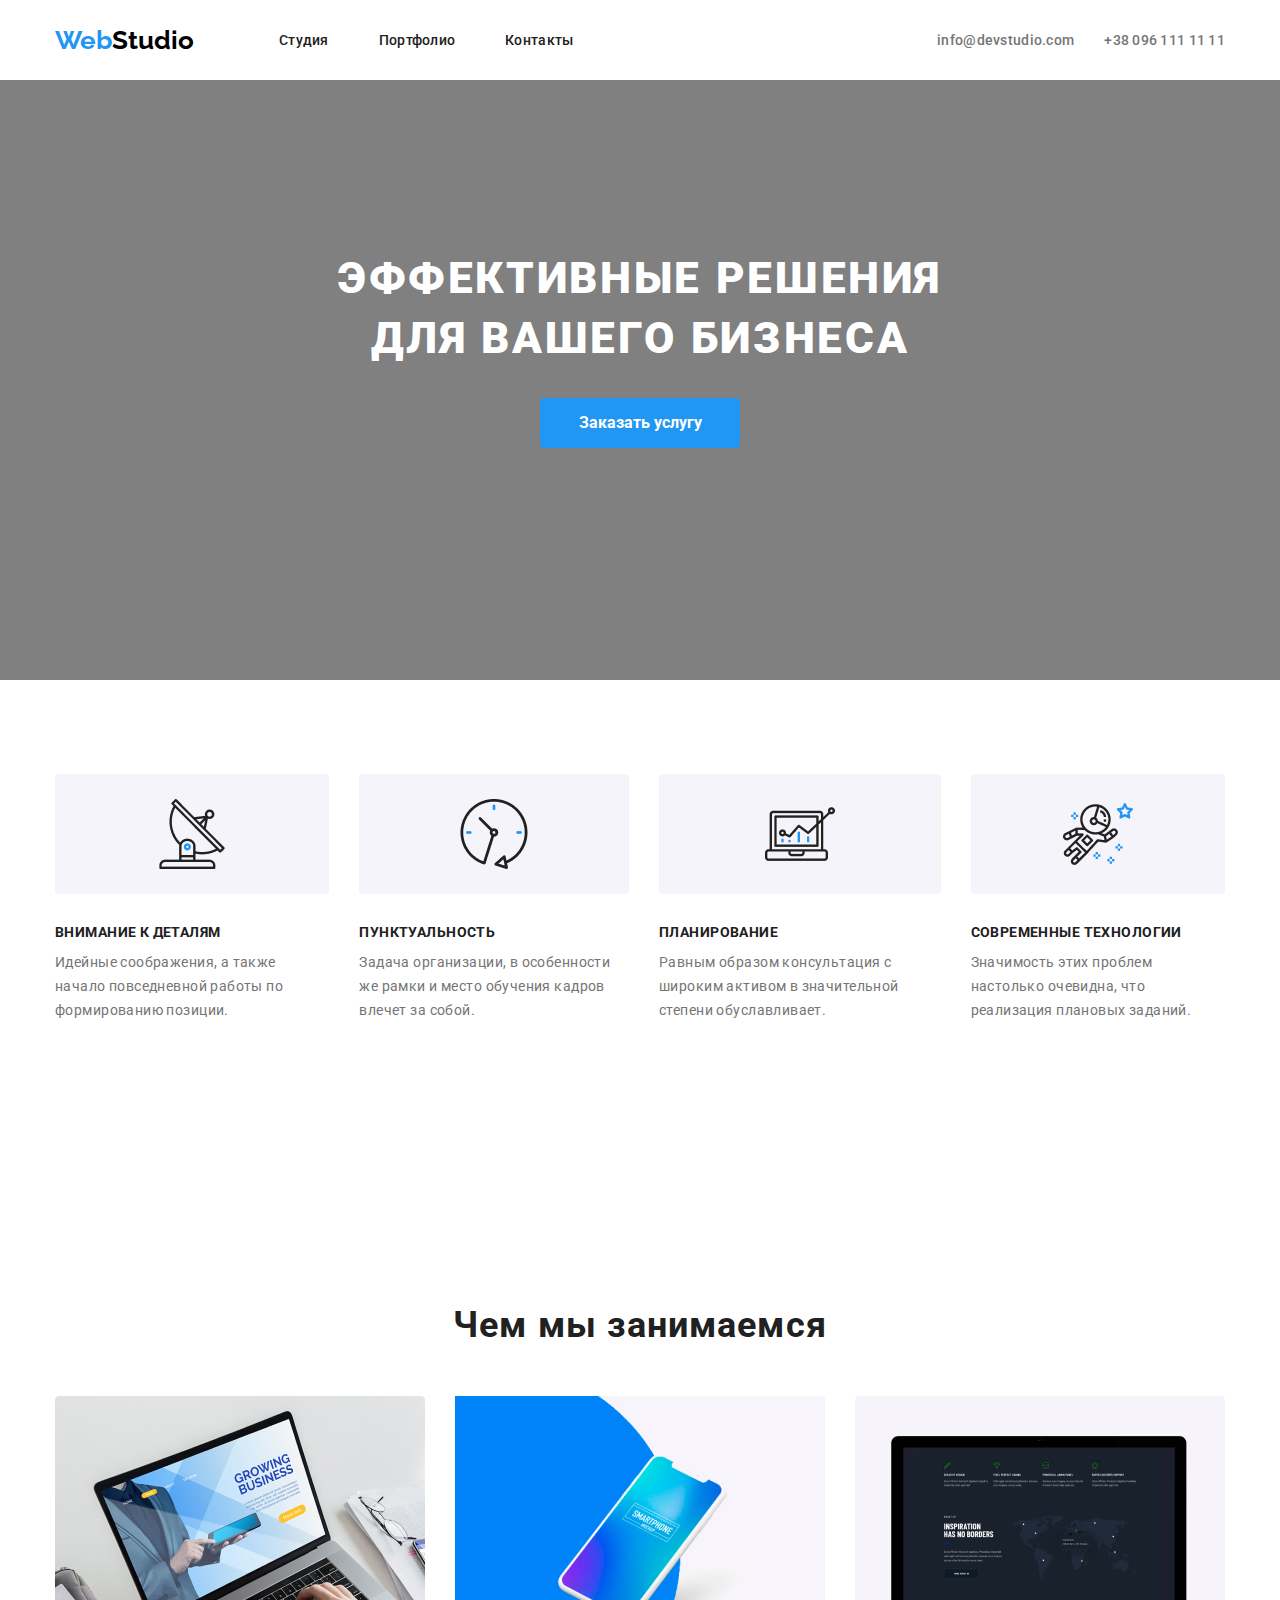
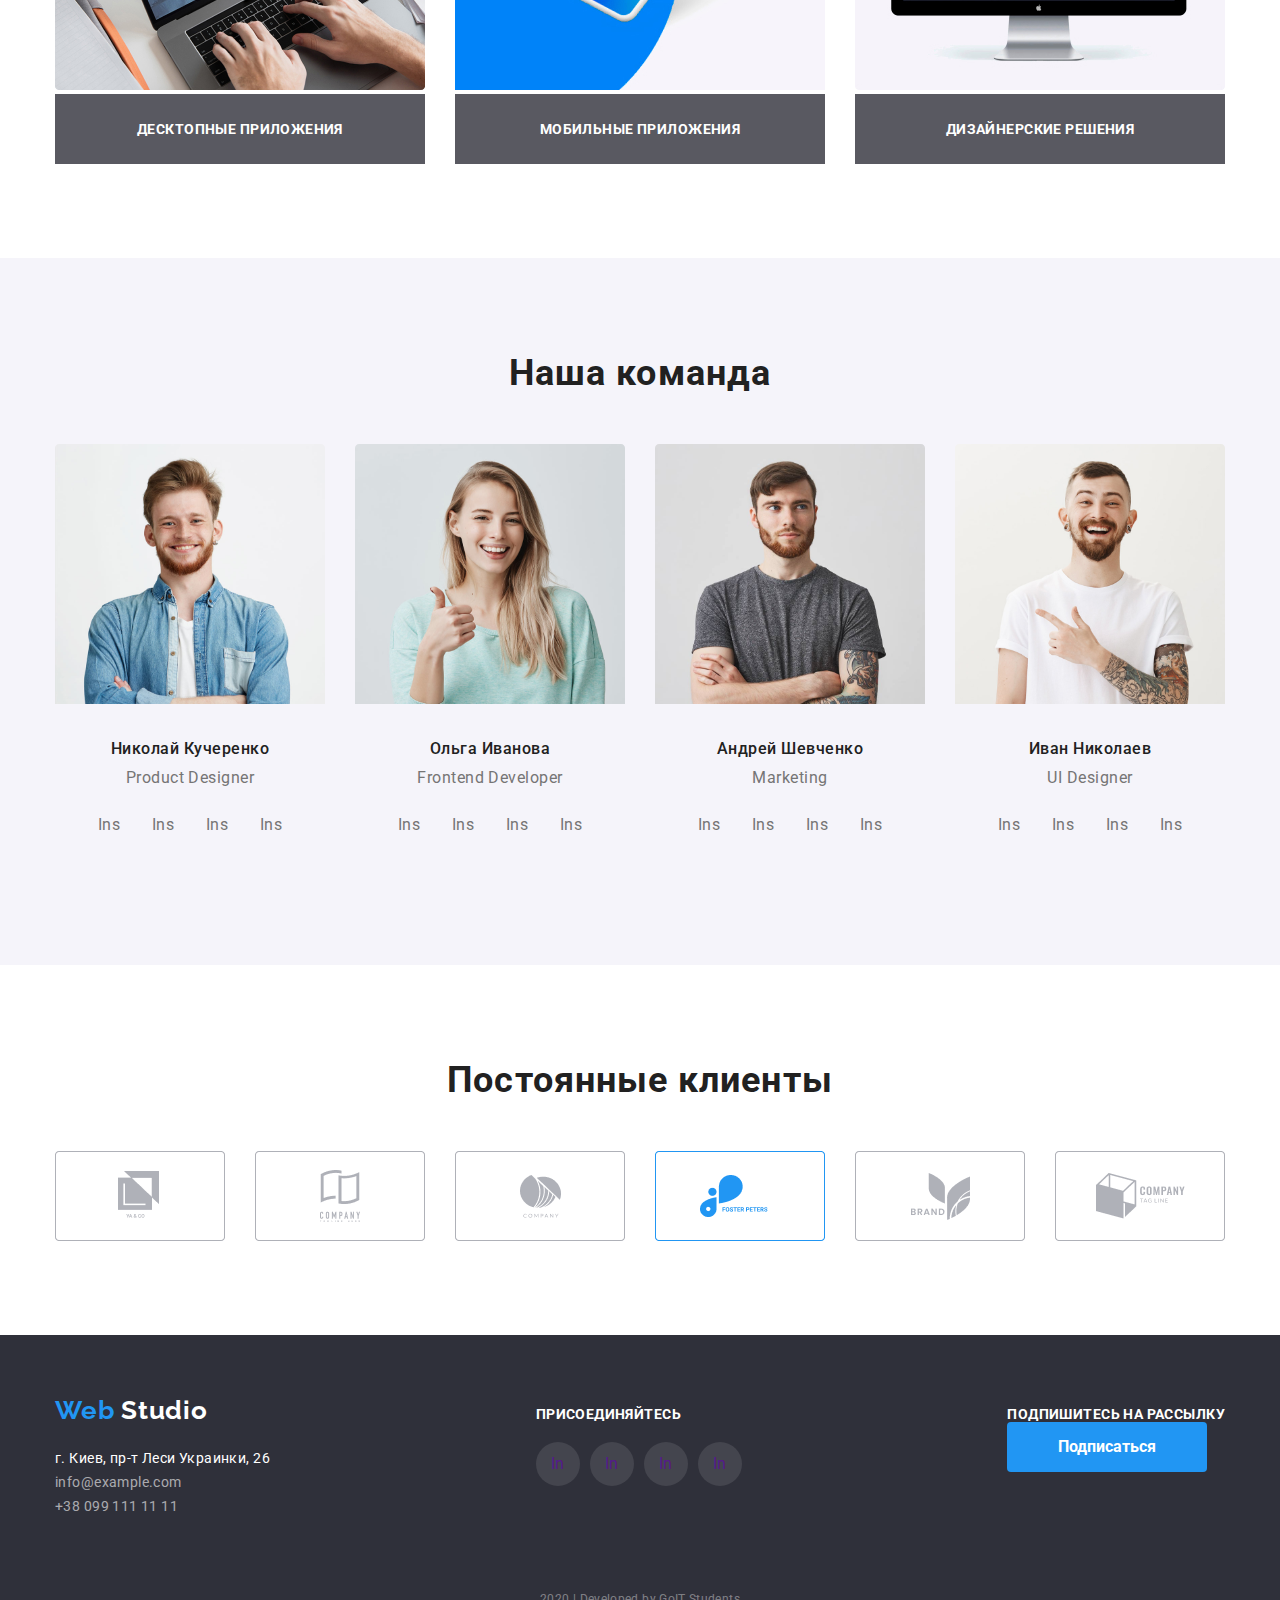
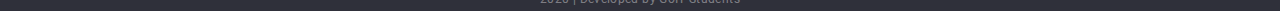
<file: index.html>
<!DOCTYPE html>
<html lang="ru">
  <head>
    <meta charset="UTF-8" />
    <meta name="viewport" content="width=device-width, initial-scale=1.0" />
    <link rel="stylesheet" href="./CSS/normalize.css" />
    <link rel="stylesheet" href="./CSS/style.css" />
    <link
      href="https://fonts.googleapis.com/css2?family=Raleway:ital,wght@0,700;1,400&family=Roboto:wght@400;500;700&display=swap"
      rel="stylesheet"
    />
    <title>Веб Студия</title>
  </head>
  <body>
    <!-- Шапка сайта -->
    <header>
      <div class="nav-menu-flex-main">
        <nav class="nav-menu">
          <p class="logo"><span class="logo-web">Web</span> Studio</p>
          <ul class="nav-menu-flex">
            <li class="nav-menu-item">
              <a class="nav-menu-link nav-menu-link-height" href="./index.html"
                >Студия</a
              >
            </li>
            <li class="nav-menu-item">
              <a class="nav-menu-link-height" href="./portfolio.html"
                >Портфолио</a
              >
            </li>
            <li class="nav-menu-item">
              <a class="nav-menu-link-height" href="">Контакты</a>
            </li>
          </ul>
        </nav>

        <address class="adress-link">
          <ul class="nav-menu-adress">
            <li class="nav-menu-adress-item">
              <a
                class="nav-menu-link nav-menu-link-height"
                href="mailto:info@devstudio.com"
                >info@devstudio.com</a
              >
            </li>
            <li class="nav-menu-adress-item">
              <a class="nav-menu-link-height" href="tel:+380961111111"
                >+38 096 111 11 11</a
              >
            </li>
          </ul>
        </address>
      </div>
    </header>

    <!-- Блок героя -->
    <section class="hero-section">
      <div class="conteiner-hero-section">
        <h1 class="hero-tittle">
          эффективные решения <br />
          для вашего бизнеса
        </h1>
        <a class="hero-button" href="">Заказать услугу</a>
      </div>
    </section>

    <!-- наши компетенции -->
    <section>
      <div class="conteiner-future-section">
        <!-- <h2>наши компетенции</h2> -->
        <ul class="list-item-feature list-item-future-flex">
          <li class="list-item-future-block">
            <div class="future-image-border">
              <img
                class="future-image-item"
                src="./images/antenna_1.png"
                alt="антенна"
              />
            </div>

            <h3>Внимание к деталям</h3>
            <p class="text-title">
              Идейные соображения, а также начало повседневной работы по
              формированию позиции.
            </p>
          </li>
          <li class="list-item-future-block">
            <div class="future-image-border">
              <img
                class="future-image-item"
                src="./images/clock_1.png"
                alt="часы"
              />
            </div>

            <h3>Пунктуальность</h3>
            <p>
              Задача организации, в особенности же рамки и место обучения кадров
              влечет за собой.
            </p>
          </li>
          <li class="list-item-future-block">
            <div class="future-image-border">
              <img
                class="future-image-item"
                src="./images/diagram_1.png"
                alt="диаграмма"
              />
            </div>

            <h3>Планирование</h3>
            <p>
              Равным образом консультация с широким активом в значительной
              степени обуславливает.
            </p>
          </li>
          <li class="list-item-future-block">
            <div class="future-image-border">
              <img
                class="future-image-item"
                src="./images/astronaut_1.png"
                alt="астронавт"
              />
            </div>

            <h3>Современные технологии</h3>
            <p>
              Значимость этих проблем настолько очевидна, что реализация
              плановых заданий.
            </p>
          </li>
        </ul>
      </div>
    </section>

    <!-- Чем мы занимаемся -->
    <section>
      <div class="conteiner-competencies">
        <h2 class="section-tittle">Чем мы занимаемся</h2>
        <ul class="section-whatdoing-subtittle">
          <!-- наверно лучше обернуть в div картинку и заголовок и дать им класс -->
          <li class="section-whatdoing-item">
            <img src="./images/desktop_app.jpg" alt="" />
            <h3>Десктопные приложения</h3>
          </li>
          <li class="section-whatdoing-item">
            <img src="./images/teleophone-mobile.jpg" alt="мобильный телефон" />
            <h3>Мобильные приложения</h3>
          </li>
          <li class="section-whatdoing-item">
            <img src="./images/disign_dicision.jpg" alt="" />
            <h3>Дизайнерские решения</h3>
          </li>
        </ul>
      </div>
    </section>

    <!-- Наша команда -->
    <section class="section-ourcomands-colour">
      <div class="conteiner-ourcommands">
        <h2 class="section-tittle">Наша команда</h2>
        <ul class="section-comand-list">
          <li class="section-comand-item">
            <img src="./images/Smith.svg" alt="" />
            <h3>Николай Кучеренко</h3>
            <p>Product Designer</p>
            <ul class="section-comand-social-link-list">
              <li class="section-comand-social-link-item">
                <a href="">
                  <div class="ourcommand-social-link-button">
                    <p>Ins</p>
                  </div>
                </a>
              </li>
              <li class="section-comand-social-link-item">
                <a href="">
                  <div class="ourcommand-social-link-button">
                    <p>Ins</p>
                  </div>
                </a>
              </li>
              <li class="section-comand-social-link-item">
                <a href="">
                  <div class="ourcommand-social-link-button">
                    <p>Ins</p>
                  </div>
                </a>
              </li>
              <li class="section-comand-social-link-item">
                <a href="">
                  <div class="ourcommand-social-link-button">
                    <p>Ins</p>
                  </div>
                </a>
              </li>
            </ul>
          </li>
          <li class="section-comand-item">
            <img src="./images/Marta.svg" alt="" />
            <h3>Ольга Иванова</h3>
            <p>Frontend Developer</p>
            <ul class="section-comand-social-link-list">
              <li class="section-comand-social-link-item">
                <a href="">
                  <div class="ourcommand-social-link-button">
                    <p>Ins</p>
                  </div>
                </a>
              </li>
              <li class="section-comand-social-link-item">
                <a href="">
                  <div class="ourcommand-social-link-button">
                    <p>Ins</p>
                  </div>
                </a>
              </li>
              <li class="section-comand-social-link-item">
                <a href="">
                  <div class="ourcommand-social-link-button">
                    <p>Ins</p>
                  </div>
                </a>
              </li>
              <li class="section-comand-social-link-item">
                <a href="">
                  <div class="ourcommand-social-link-button">
                    <p>Ins</p>
                  </div>
                </a>
              </li>
            </ul>
          </li>
          <li class="section-comand-item">
            <img src="./images/Robert.svg" alt="" />
            <h3>Андрей Шевченко</h3>
            <p>Marketing</p>
            <ul class="section-comand-social-link-list">
              <li class="section-comand-social-link-item">
                <a href="">
                  <div class="ourcommand-social-link-button">
                    <p>Ins</p>
                  </div>
                </a>
              </li>
              <li class="section-comand-social-link-item">
                <a href="">
                  <div class="ourcommand-social-link-button">
                    <p>Ins</p>
                  </div>
                </a>
              </li>
              <li class="section-comand-social-link-item">
                <a href="">
                  <div class="ourcommand-social-link-button">
                    <p>Ins</p>
                  </div>
                </a>
              </li>
              <li class="section-comand-social-link-item">
                <a href="">
                  <div class="ourcommand-social-link-button">
                    <p>Ins</p>
                  </div>
                </a>
              </li>
            </ul>
          </li>
          <li class="section-comand-item">
            <img src="./images/Martin.svg" alt="" />
            <h3>Иван Николаев</h3>
            <p>UI Designer</p>
            <ul class="section-comand-social-link-list">
              <li class="section-comand-social-link-item">
                <a href="">
                  <div class="ourcommand-social-link-button">
                    <p>Ins</p>
                  </div>
                </a>
              </li>
              <li class="section-comand-social-link-item">
                <a href="">
                  <div class="ourcommand-social-link-button">
                    <p>Ins</p>
                  </div>
                </a>
              </li>
              <li class="section-comand-social-link-item">
                <a href="">
                  <div class="ourcommand-social-link-button">
                    <p>Ins</p>
                  </div>
                </a>
              </li>
              <li class="section-comand-social-link-item">
                <a href="">
                  <div class="ourcommand-social-link-button">
                    <p>Ins</p>
                  </div>
                </a>
              </li>
            </ul>
          </li>
        </ul>
      </div>
    </section>

    <!-- Постоянные клиенты -->
    <section>
      <div class="conteiner-ourclient">
        <h2 class="section-tittle">Постоянные клиенты</h2>
        <ul class="ourlient-list">
          <li class="ourclients-flex-item">
            <img
              class="ourclients-flex-item-img"
              src="./images/our_clients/Client1.png"
              alt="logo1"
            />
          </li>
          <li class="ourclients-flex-item">
            <img
              class="ourclients-flex-item-img"
              src="./images/our_clients/Client2.png"
              alt="logo2"
            />
          </li>
          <li class="ourclients-flex-item">
            <img
              class="ourclients-flex-item-img"
              src="./images/our_clients/Client3.png"
              alt="logo3"
            />
          </li>
          <li class="ourclients-flex-item">
            <img
              class="ourclients-flex-item-img"
              src="./images/our_clients/Client4.png"
              alt="logo4"
            />
          </li>
          <li class="ourclients-flex-item">
            <img
              class="ourclients-flex-item-img"
              src="./images/our_clients/Client5.png"
              alt="logo5"
            />
          </li>
          <li class="ourclients-flex-item">
            <img
              class="ourclients-flex-item-img"
              src="./images/our_clients/Client6.png"
              alt="logo6"
            />
          </li>
        </ul>
      </div>
    </section>

    <!-- Footer -->
    <footer>
      <div class="conteiner-footer">
        <div class="footer-logo-adress">
          <p class="logo-footer"><span class="logo-web">Web</span> Studio</p>

          <address class="footer-adress">
            <ul>
              <li>
                <p>г. Киев, пр-т Леси Украинки, 26</p>
              </li>
              <li>
                <a class="link-footer" href="mailto:info@example.com"
                  >info@example.com</a
                >
              </li>
              <li>
                <a class="link-footer" href="tel:+380991111111"
                  >+38 099 111 11 11</a
                >
              </li>
            </ul>
          </address>
        </div>
        <div>
          <p class="footer-tittle">присоединяйтесь</p>
          <ul class="footer-social-link">
            <li class="footer-social-link-item">
              <a href="">
                <div class="social-link-button">
                  <p>In</p>
                </div>
              </a>
            </li>
            <li class="footer-social-link-item">
              <a href="">
                <div class="social-link-button">
                  <p>In</p>
                </div>
              </a>
            </li>
            <li class="footer-social-link-item">
              <a href="">
                <div class="social-link-button">
                  <p>In</p>
                </div>
              </a>
            </li>
            <li class="footer-social-link-item">
              <a href="">
                <div class="social-link-button">
                  <p>In</p>
                </div>
              </a>
            </li>
          </ul>
        </div>

        <div>
          <p class="footer-tittle">Подпишитесь на рассылку</p>
          <form action=""></form>
          <button class="footer-button-subscribe">Подписаться</button>
        </div>

        <!-- <div class="footer-link-group">
          <div>
            <p class="footer-tittle">присоединяйтесь</p>
            <ul class="footer-social-link">
              <li><a href="">In</a></li>
              <li><a href="">Tw</a></li>
              <li><a href="">F</a></li>
              <li><a href="">LIn</a></li>
            </ul>
          </div> -->

        <!-- Поле форма убрал пока не делаем -->
        <!-- <div>
            <p class="footer-tittle">Подпишитесь на рассылку</p>
            <form action=""></form>
            <button>Подписаться</button>
          </div> -->
        <!-- </div> -->
      </div>
      <div>
        <p class="footer-copyright">2020 | Developed by GoIT Students</p>
      </div>
    </footer>
  </body>
</html>
</file>
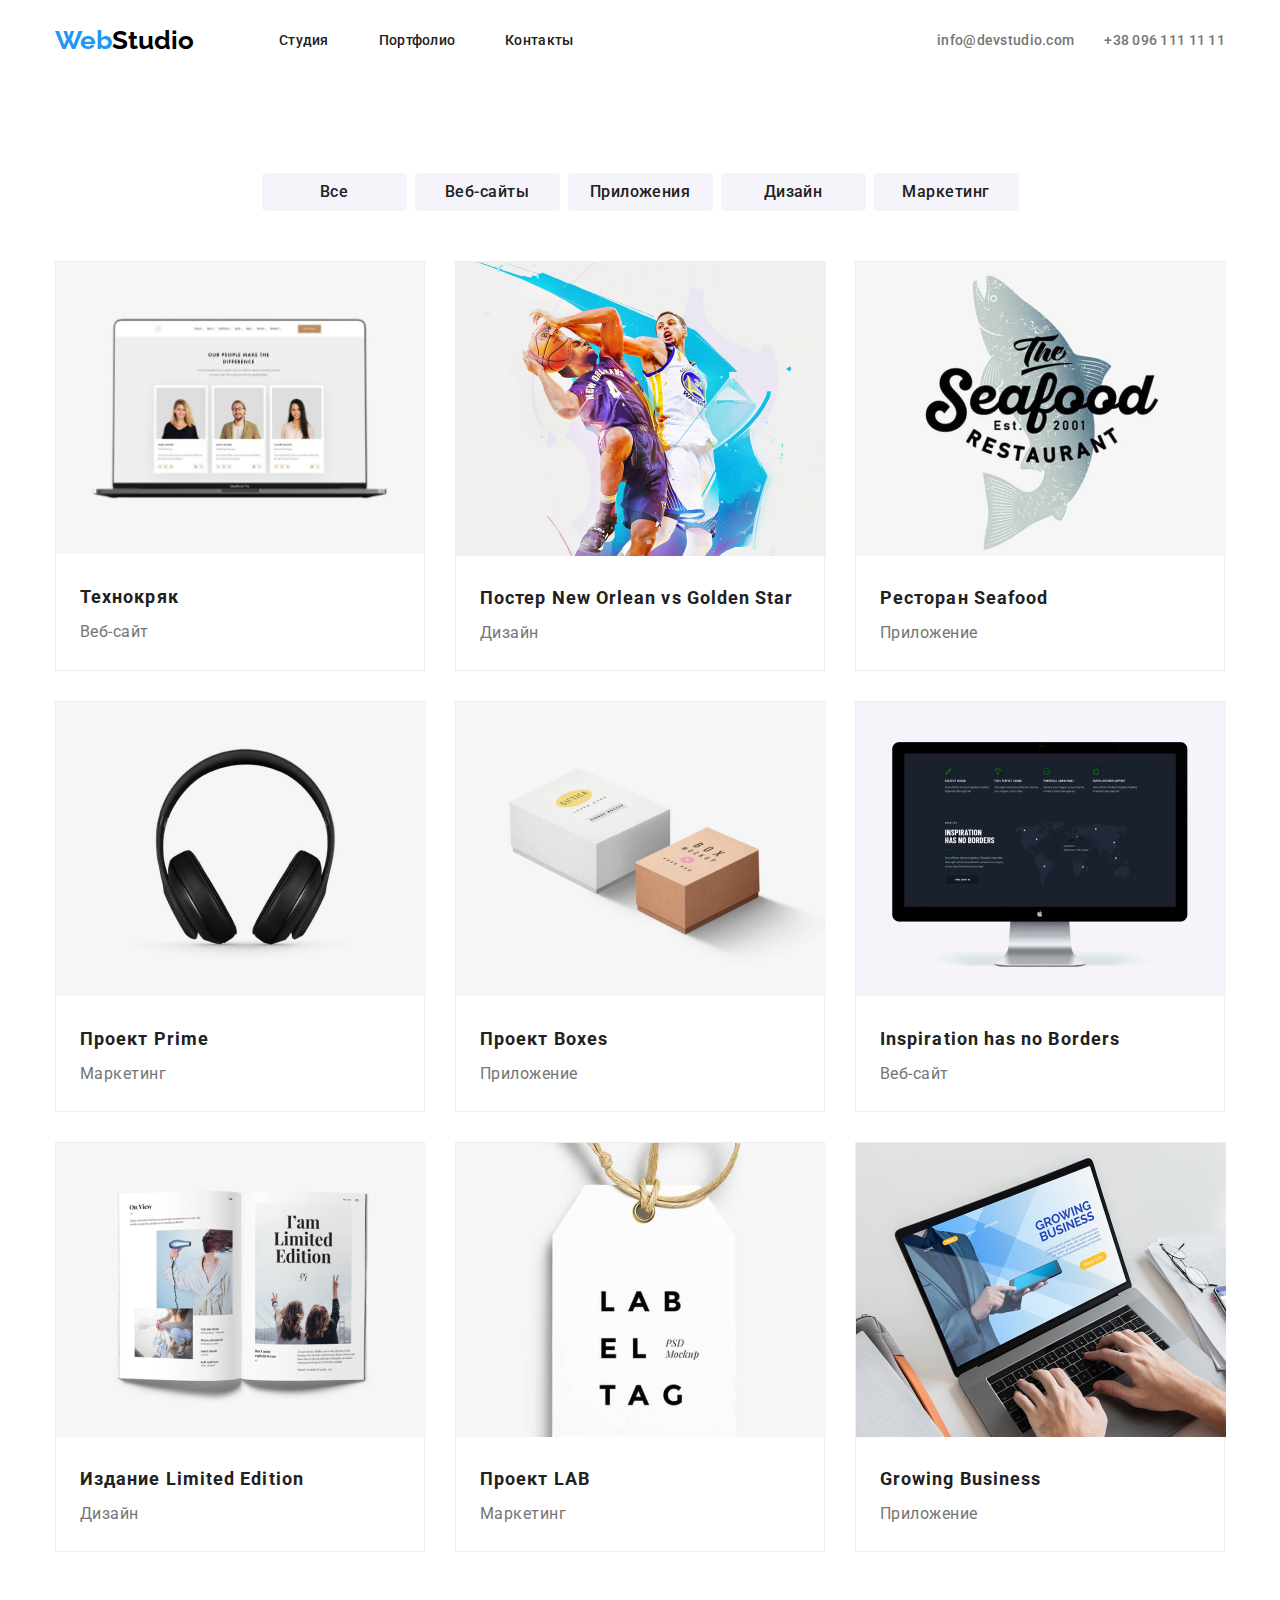
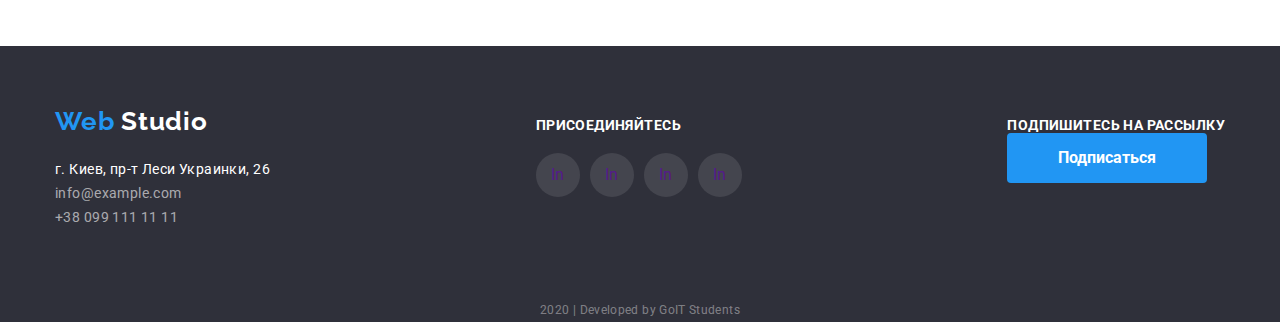
<file: portfolio.html>
<!DOCTYPE html>
<html lang="ru">
  <head>
    <meta charset="UTF-8" />
    <meta name="viewport" content="width=device-width, initial-scale=1.0" />
    <link
      href="https://fonts.googleapis.com/css2?family=Raleway:ital,wght@0,700;1,400&family=Roboto:wght@400;500;700&display=swap"
      rel="stylesheet"
    />
    <link rel="stylesheet" href="./CSS/normalize.css" />
    <link rel="stylesheet" href="./CSS/style.css" />

    <title>Веб Студия</title>
  </head>

  <body>
    <!-- Шапка сайта -->
    <header>
      <div class="nav-menu-flex-main">
        <nav class="nav-menu">
          <p class="logo"><span class="logo-web">Web</span> Studio</p>
          <ul class="nav-menu-flex">
            <li class="nav-menu-item">
              <a class="nav-menu-link nav-menu-link-height" href="./index.html"
                >Студия</a
              >
            </li>
            <li class="nav-menu-item">
              <a class="nav-menu-link-height" href="./portfolio.html"
                >Портфолио</a
              >
            </li>
            <li class="nav-menu-item">
              <a class="nav-menu-link-height" href="">Контакты</a>
            </li>
          </ul>
        </nav>

        <address class="adress-link">
          <ul class="nav-menu-adress">
            <li class="nav-menu-adress-item">
              <a
                class="nav-menu-link nav-menu-link-height"
                href="mailto:info@devstudio.com"
                >info@devstudio.com</a
              >
            </li>
            <li class="nav-menu-adress-item">
              <a class="nav-menu-link-height" href="tel:+380961111111"
                >+38 096 111 11 11</a
              >
            </li>
          </ul>
        </address>
      </div>
    </header>

    <!-- основной блок портфолио -->
    <main>
      <div class="portfolio-conteiner">
        <nav class="main-nav-item">
          <ul class="portfolio-nav-list">
            <li class="portfolio-nav-item">
              <button class="button-background">Все</button>
            </li>
            <li class="portfolio-nav-item">
              <button class="button-background">Веб-сайты</button>
            </li>
            <li class="portfolio-nav-item">
              <button class="button-background">Приложения</button>
            </li>
            <li class="portfolio-nav-item">
              <button class="button-background">Дизайн</button>
            </li>
            <li class="portfolio-nav-item">
              <button class="button-background">Маркетинг</button>
            </li>
          </ul>
        </nav>

        <!-- блок с примерами работ -->
        <section>
          <ul class="portfolio-main-tittle portfolio-list">
            <li class="portfolio-item">
              <a href=""
                ><img
                  class="size-image-portfolio-item"
                  src="./images/porfolio/technokryak.jpg"
                  alt="экран ноубука с людьми"
                />
                <div class="portfolio-item-text">
                  <h2>Технокряк</h2>
                  <p>Веб-сайт</p>
                </div>
              </a>
            </li>
            <li class="portfolio-item">
              <a href="">
                <img
                  src="./images/porfolio/neworleanGoldenStar.jpg"
                  alt="играют в баскетобол"
                />
                <div class="portfolio-item-text">
                  <h2>Постер New Orlean vs Golden Star</h2>
                  <p>Дизайн</p>
                </div>
              </a>
            </li>
            <li class="portfolio-item">
              <a href="">
                <img
                  src="./images/porfolio/seafood.jpg"
                  alt="рыба и назвнаие ресторана"
                />
                <div class="portfolio-item-text">
                  <h2>Ресторан Seafood</h2>
                  <p>Приложение</p>
                </div>
              </a>
            </li>
            <li class="portfolio-item">
              <a href="">
                <img src="./images/porfolio/prime.jpg" alt="наушники" />
                <div class="portfolio-item-text">
                  <h2>Проект Prime</h2>
                  <p>Маркетинг</p>
                </div>
              </a>
            </li>
            <li class="portfolio-item">
              <a href="">
                <img
                  src="./images/porfolio/boxes.jpg"
                  alt="картонный коробки"
                />
                <div class="portfolio-item-text">
                  <h2>Проект Boxes</h2>
                  <p>Приложение</p>
                </div>
              </a>
            </li>
            <li class="portfolio-item">
              <a href="">
                <img
                  src="./images/porfolio/noborders.jpg"
                  alt="изображение на мониторе"
                />
                <div class="portfolio-item-text">
                  <h2>Inspiration has no Borders</h2>
                  <p>Веб-сайт</p>
                </div>
              </a>
            </li>
            <li class="portfolio-item">
              <a href="">
                <img
                  src="./images/porfolio/limitedEdition.jpg"
                  alt="открытая книга"
                />
                <div class="portfolio-item-text">
                  <h2>Издание Limited Edition</h2>
                  <p>Дизайн</p>
                </div>
              </a>
            </li>
            <li class="portfolio-item">
              <a href="">
                <img
                  src="./images/porfolio/lab.jpg"
                  alt="этикетка на веревке"
                />
                <div class="portfolio-item-text">
                  <h2>Проект LAB</h2>
                  <p>Маркетинг</p>
                </div>
              </a>
            </li>
            <li class="portfolio-item">
              <a href="">
                <img
                  src="./images/porfolio/lab_growing_buisness.jpg"
                  alt="открытый ноутбук"
                />
                <div class="portfolio-item-text">
                  <h2>Growing Business</h2>
                  <p>Приложение</p>
                </div>
              </a>
            </li>
          </ul>
        </section>
      </div>
    </main>
    <!-- Блок примеры работ -->

    <!-- Footer -->
    <footer>
      <div class="conteiner-footer">
        <div class="footer-logo-adress">
          <p class="logo-footer"><span class="logo-web">Web</span> Studio</p>

          <address class="footer-adress">
            <ul>
              <li>
                <p>г. Киев, пр-т Леси Украинки, 26</p>
              </li>
              <li>
                <a class="link-footer" href="mailto:info@example.com"
                  >info@example.com</a
                >
              </li>
              <li>
                <a class="link-footer" href="tel:+380991111111"
                  >+38 099 111 11 11</a
                >
              </li>
            </ul>
          </address>
        </div>
        <div>
          <p class="footer-tittle">присоединяйтесь</p>
          <ul class="footer-social-link">
            <li class="footer-social-link-item">
              <a href="">
                <div class="social-link-button">
                  <p>In</p>
                </div>
              </a>
            </li>
            <li class="footer-social-link-item">
              <a href="">
                <div class="social-link-button">
                  <p>In</p>
                </div>
              </a>
            </li>
            <li class="footer-social-link-item">
              <a href="">
                <div class="social-link-button">
                  <p>In</p>
                </div>
              </a>
            </li>
            <li class="footer-social-link-item">
              <a href="">
                <div class="social-link-button">
                  <p>In</p>
                </div>
              </a>
            </li>
          </ul>
        </div>

        <div>
          <p class="footer-tittle">Подпишитесь на рассылку</p>
          <form action=""></form>
          <button class="footer-button-subscribe">Подписаться</button>
        </div>

        <!-- <div class="footer-link-group">
              <div>
                <p class="footer-tittle">присоединяйтесь</p>
                <ul class="footer-social-link">
                  <li><a href="">In</a></li>
                  <li><a href="">Tw</a></li>
                  <li><a href="">F</a></li>
                  <li><a href="">LIn</a></li>
                </ul>
              </div> -->

        <!-- Поле форма убрал пока не делаем -->
        <!-- <div>
                <p class="footer-tittle">Подпишитесь на рассылку</p>
                <form action=""></form>
                <button>Подписаться</button>
              </div> -->
        <!-- </div> -->
      </div>
      <div>
        <p class="footer-copyright">2020 | Developed by GoIT Students</p>
      </div>
    </footer>
  </body>
</html>
</file>
<file: CSS/style.css>
body {
  font-family: Roboto;
  font-style: normal;
}

html {
  box-sizing: border-box;
}

*,
*::before,
*::after {
  box-sizing: inherit;
}

* {
  margin: 0;
  padding: 0;
  box-sizing: border-box;
}
/* Остальной код */

:root {
  --tittle-color: #212121;
  --text: #757575;
  --text-tittle-background: #ffffff;
  --hover-background: #2196f3;
}

.logo {
  font-family: Raleway;
  font-style: normal;
  font-weight: bold;
  font-size: 26px;
  line-height: 31px;
  /* identical to box height */
  color: #000000;
  display: flex;
  align-items: center;
}

.logo-web {
  color: #2196f3;
}

a {
  text-decoration: none;
}
li {
  list-style-type: none;
}
.nav-menu a {
  font-weight: 500;
  font-size: 14px;
  line-height: 16px;
  letter-spacing: 0.02em;
  color: var(--tittle-color);
}
.nav-menu-flex,
.nav-menu-adress,
.nav-menu-flex-main,
.nav-menu {
  display: flex;
}
.nav-menu-flex li {
  /* outline: 2px solid aqua; */
}
.nav-menu-flex {
  margin-left: 85px;
}

.adress-link {
  margin-left: auto;
}
.nav-menu-item:not(:last-child) {
  margin-right: 50px;
}
.nav-menu-link:hover {
  color: var(--hover-background);
}
.nav-menu-link:focus {
  color: var(--hover-background);
}

.nav-menu-item .nav-menu-link-height,
.nav-menu-adress-item .nav-menu-link-height {
  display: block;
  line-height: 80px;
}

.nav-menu-adress-item:not(:last-child) {
  margin-right: 30px;
}

.nav-menu-flex-main {
  align-items: center;
  width: 1200px;
  padding-left: 15px;
  padding-right: 15px;
  margin-left: auto;
  margin-right: auto;
}

.adress-link a {
  font-style: normal;
  font-weight: 500;
  font-size: 14px;
  line-height: 16px;
  letter-spacing: 0.02em;
  color: var(--text);
}

/* секция героя */
.conteiner-hero-section {
  width: 1200px;
  padding-left: 15px;
  padding-right: 15px;
  margin-left: auto;
  margin-right: auto;
  margin-bottom: 94px;
}
.hero-section {
  display: flex;
  align-items: center;
  background-color: grey;
  height: 600px;
}
.hero-tittle {
  font-family: Roboto;
  font-style: normal;
  font-weight: 900;
  font-size: 44px;
  line-height: 60px;
  /* or 136% */

  text-align: center;
  letter-spacing: 0.06em;
  text-transform: uppercase;
  color: var(--text-tittle-background);
  margin-bottom: 30px;
}
.hero-button {
  display: block;
  padding-top: 10px;
  padding-bottom: 10px;

  font-weight: bold;
  font-size: 16px;
  line-height: 30px;
  /* identical to box height, or 187% */

  /* display: flex; пока не применяем  */
  align-items: center;
  text-align: center;
  /* letter-spacing: 0.06em; */
  color: var(--text-tittle-background);
  width: 200px;
  height: 50px;

  padding-left: 32px;
  padding-right: 32px;
  border-radius: 4px;
  background-color: #2196f3;
  margin-right: auto;
  margin-left: auto;
}

/* секция чем мы занимаемся */
.conteiner-future-section {
  width: 1200px;
  padding-left: 15px;
  padding-right: 15px;
  margin-left: auto;
  margin-right: auto;
  padding-bottom: 94px;
}
.list-item-future-flex {
  display: flex;
  padding-top: 94px;
  padding-bottom: 94px;
}
.list-item-future-block {
  width: calc((100%-30px * 3) / 4);
}
.list-item-future-block:not(:last-child) {
  margin-right: 30px;
}
.future-image-border {
  /* border: 1px solid grey; */
  border-radius: 4px;
  background: #f5f4fa;
  width: 100%;
  height: 120px;
}
.future-image-item {
  display: block;
  margin-left: auto;
  margin-right: auto;
  padding-top: 25px;
}
.list-item-feature h3 {
  font-weight: bold;
  font-size: 14px;
  line-height: 16px;
  letter-spacing: 0.03em;
  text-transform: uppercase;
  color: var(--tittle-color);
  display: block;
  padding-top: 30px;
  padding-bottom: 10px;
}
.list-item-feature p {
  font-weight: 400;
  font-size: 14px;
  line-height: 24px;
  /* or 171% */

  letter-spacing: 0.03em;
  color: var(--text);
}
.section-tittle {
  font-weight: bold;
  font-size: 36px;
  line-height: 42px;
  text-align: center;
  letter-spacing: 0.03em;
  color: var(--tittle-color);
  margin-bottom: 50px;
}

/* секция чем мы занимаемся */
.conteiner-competencies {
  width: 1200px;
  padding-left: 15px;
  padding-right: 15px;
  margin-left: auto;
  margin-right: auto;
  padding-bottom: 94px;
  padding-top: 94px;
}
.section-whatdoing-subtittle h3 {
  font-weight: bold;
  font-size: 14px;
  line-height: 16px;
  text-align: center;
  letter-spacing: 0.03em;
  text-transform: uppercase;
  color: var(--text-tittle-background);
  /* background чтобы было видно текст  */
  /* background-color: antiquewhite; */
}
.section-whatdoing-subtittle {
  display: flex;
}
.section-whatdoing-item {
  width: calc((100%-30px * 2) / 3);
}
.section-whatdoing-item img {
  width: 100%;
}
.section-whatdoing-item h3 {
  display: flex;
  align-items: center;
  justify-content: center;
  height: 70px;
  background: rgba(47, 48, 58, 0.8);
}
.section-whatdoing-item:not(:last-child) {
  margin-right: 30px;
}

/* секция наша команда */
.section-ourcomands-colour {
  background-color: #f5f4fa;
}

.conteiner-ourcommands {
  width: 1200px;
  padding-left: 15px;
  padding-right: 15px;
  margin-left: auto;
  margin-right: auto;
  padding-bottom: 94px;
  padding-top: 94px;
}
.section-comand-list h3 {
  font-weight: 500;
  font-size: 16px;
  line-height: 19px;
  /* identical to box height */

  text-align: center;
  letter-spacing: 0.03em;
  color: var(--tittle-color);
}
.section-comand-list p {
  font-weight: normal;
  font-size: 16px;
  line-height: 19px;
  /* identical to box height */

  text-align: center;
  letter-spacing: 0.03em;
  color: var(--text);
}
.section-comand-list {
  display: flex;
}

.section-comand-item {
  width: calc((100%-30px * 3) / 4);
  /* border: solid blue; */
  border-bottom-left-radius: 4px;
  border-bottom-right-radius: 4px;
}
.section-comand-item img {
  width: 100%;
}
.section-comand-item:not(:last-child) {
  margin-right: 30px;
}
/* .border {
  border: solid aqua;
} */

.section-comand-item h3 {
  display: block;
  padding-top: 30px;
  padding-bottom: 10px;
}
.section-comand-social-link-list {
  display: flex;
  margin-top: 16px;
  margin-bottom: 24px;
  justify-content: center;
}
.section-comand-social-link-item:not(:last-child) {
  margin-right: 10px;
}

.ourcommand-social-link-button {
  display: flex;
  width: 44px;
  height: 44px;
  justify-content: center;

  border-radius: 22px;
  /* background-color: hotpink; */
}
.ourcommand-social-link-button p {
  line-height: 44px;
}

.ourcommand-social-link-button:hover {
  background-color: var(--hover-background);
}

/* постоянный клиенты */
.conteiner-ourclient {
  width: 1200px;
  padding-left: 15px;
  padding-right: 15px;
  margin-left: auto;
  margin-right: auto;
  padding-bottom: 94px;
  padding-top: 94px;
}
.ourlient-list {
  display: flex;
  margin-top: 50px;
}
.ourclients-flex-item {
  width: 170px;
  height: 90px;
}

/* попытка центрирования изображения */
.ourclients-flex-item-img {
  display: flex;
  align-items: center;
  margin-right: auto;
  margin-left: auto;
}
.ourclients-flex-item:not(:last-child) {
  margin-right: 30px;
}
/* footer */
footer {
  background-color: #2f303a;
}
.conteiner-footer {
  display: flex;
  align-items: baseline;
  justify-content: space-between;
  width: 1200px;
  height: 252px;
  padding-left: 15px;
  padding-right: 15px;
  margin-left: auto;
  margin-right: auto;
}

.footer-logo-adress {
  margin-top: 60px;
}

/* .footer-link-group {
  display: flex;
  justify-content: space-between;
  margin-top: 72px;
  margin-left: 69px;
} */

.footer-social-link {
  display: flex;
  margin-top: 20px;
}

.social-link-button {
  display: flex;
  width: 44px;
  height: 44px;
  border-radius: 22px;
  background: rgba(255, 255, 255, 0.1);
  /* text-align: center; */
  justify-content: center;
  line-height: 44px;
}

.social-link-button:hover {
  background-color: var(--hover-background);
}

.social-link-button:focus {
  background-color: var(--hover-background);
}

.footer-social-link-item:not(:last-child) {
  margin-right: 10px;
}

.footer-adress {
  font-family: Roboto;
  font-style: normal;
  font-weight: normal;
  font-size: 14px;
  line-height: 24px;
  /* or 171% */

  letter-spacing: 0.03em;
  color: var(--text-tittle-background);
}
.link-footer {
  color: rgba(255, 255, 255, 0.6);
}
.logo-footer {
  font-family: Raleway;
  font-style: normal;
  font-weight: bold;
  font-size: 26px;
  line-height: 31px;
  /* identical to box height */

  letter-spacing: 0.03em;
  color: var(--text-tittle-background);
  margin-bottom: 20px;
}
.footer-button-subscribe {
  display: block;
  width: 200px;
  line-height: 50px;
  text-align: center;
  background-color: var(--hover-background);
  font-style: normal;
  font-weight: bold;
  color: #ffffff;
  border: 0px;
  border-radius: 4px;
}

.footer-tittle {
  font-weight: bold;
  font-size: 14px;
  line-height: 16px;
  letter-spacing: 0.03em;
  text-transform: uppercase;
  color: var(--text-tittle-background);
}
.footer-copyright {
  font-weight: normal;
  font-size: 12px;
  line-height: 24px;
  /* or 200% */

  text-align: center;
  letter-spacing: 0.03em;

  color: rgba(255, 255, 255, 0.4);
}

/* стили portfolio main */

/* сделал через li и потом a потому что если только через ли то по центру 
но остается цвет ссылок, а если только через "а", то не центруется */
.main-nav-item li {
  font-weight: 500;
  font-size: 16px;
  line-height: 26px;
  /* identical to box height, or 162% */

  text-align: center;
  letter-spacing: 0.03em;
}
.main-nav-item a {
  color: var(--tittle-color);
}

/* портфолио кнопки фильтра */

.portfolio-nav-list {
  display: flex;
  justify-content: center;
  padding-top: 93px;
  padding-bottom: 50px;
}

.button-background {
  background-color: #f5f4fa;
  display: block;
  border-radius: 4px;
  border: 0px;
  width: 145px;
  line-height: 38px;
  margin-left: auto;
  margin-right: auto;
  font-weight: 500;
  font-size: 16px;
  text-align: center;
  letter-spacing: 0.03em;
  color: var(--tittle-color);
}
.portfolio-nav-item:not(:last-child) {
  margin-right: 8px;
}

.portfolio-conteiner {
  width: 1200px;
  padding-right: 15px;
  padding-left: 15px;
  margin-left: auto;
  margin-right: auto;
  margin-bottom: 94px;
}

/* сетка с примерами работ */

.portfolio-list {
  display: flex;
  flex-wrap: wrap;
}
.portfolio-item {
  border: 1px solid #eeeeee;
  width: calc((100% - 30px * 2) / 3);
  margin-right: 30px;
  margin-bottom: 30px;

  /* outline: 2px solid forestgreen; */
}
.portfolio-item:nth-last-child(-n + 3) {
  margin-bottom: 0px;
}
.portfolio-item:nth-child(3n) {
  margin-right: 0px;
}
.portfolio-item-text {
  padding-left: 24px;
  padding-right: 24px;
  margin-top: 20px;
  margin-bottom: 20px;
}
.size-image-portfolio-item {
  width: 100%;
}
.portfolio-main-tittle h2 {
  font-weight: bold;
  font-size: 18px;
  line-height: 36px;
  /* identical to box height, or 200% */

  letter-spacing: 0.06em;
  color: var(--tittle-color);
}
.portfolio-main-tittle p {
  font-weight: normal;
  font-size: 16px;
  line-height: 34px;
  /* identical to box height, or 187% */

  letter-spacing: 0.03em;
  color: var(--text);
}
</file>
